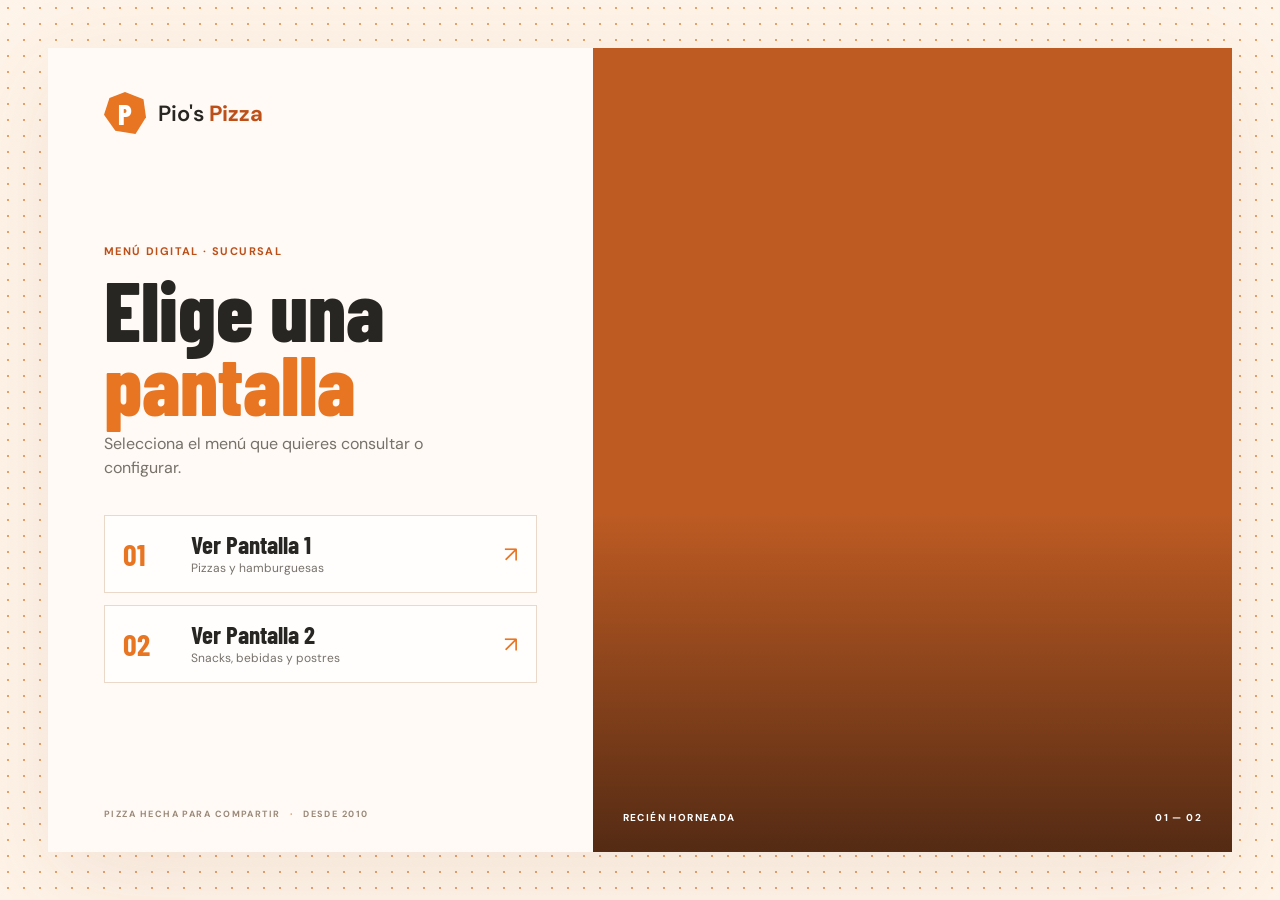
<file: index.html>
<!doctype html>
<html lang="es">
<head>
  <meta charset="utf-8">
  <meta name="viewport" content="width=device-width, initial-scale=1">
  <meta name="theme-color" content="#f4a261">
  <title>Pio's Pizza | Menú para televisores</title>
  <link rel="preconnect" href="https://fonts.googleapis.com">
  <link rel="preconnect" href="https://fonts.gstatic.com" crossorigin>
  <link href="https://fonts.googleapis.com/css2?family=Barlow+Condensed:wght@500;600;700;800&family=DM+Sans:wght@400;500;600;700&display=swap" rel="stylesheet">
  <link rel="stylesheet" href="style.css">
</head>
<body class="home-screen">
  <main class="launcher">
    <section class="launcher-copy" aria-labelledby="brand-title">
      <a class="brand-lockup" href="index.html" aria-label="Pio's Pizza, inicio">
        <span class="brand-mark" aria-hidden="true">P</span>
        <span>Pio's <strong>Pizza</strong></span>
      </a>
      <div class="launcher-heading">
        <p class="eyebrow">MENÚ DIGITAL · SUCURSAL</p>
        <h1 id="brand-title">Elige una<br><span>pantalla</span></h1>
        <p class="launcher-note">Selecciona el menú que quieres consultar o configurar.</p>
      </div>
      <nav class="screen-links" aria-label="Pantallas del menú">
        <a class="screen-link" href="pantalla1.html">
          <span class="screen-number">01</span>
          <span class="screen-link-label"><strong>Ver Pantalla 1</strong><small>Pizzas y hamburguesas</small></span>
          <span class="screen-arrow" aria-hidden="true">↗</span>
        </a>
        <a class="screen-link" href="pantalla2.html">
          <span class="screen-number">02</span>
          <span class="screen-link-label"><strong>Ver Pantalla 2</strong><small>Snacks, bebidas y postres</small></span>
          <span class="screen-arrow" aria-hidden="true">↗</span>
        </a>
      </nav>
      <p class="launcher-footer">PIZZA HECHA PARA COMPARTIR <span>·</span> DESDE 2010</p>
    </section>
    <div class="launcher-image" role="img" aria-label="Pizza recién horneada con queso y albahaca">
      <div class="image-caption"><span>RECIÉN HORNEADA</span><span>01 — 02</span></div>
    </div>
  </main>
</body>
</html>
</file>
<file: style.css>
@import url('https://fonts.googleapis.com/css2?family=Barlow+Condensed:wght@500;600;700;800&family=DM+Sans:wght@400;500;600;700&display=swap');

:root {
  color-scheme: light;
  --ink: #282623;
  --muted: #77716a;
  --paper: #fffaf5;
  --white: #fffefd;
  --orange: #e87522;
  --orange-deep: #bd4f18;
  --orange-pale: #ffe7d5;
  --line: #ead9c9;
  --green: #557b58;
  --display: 'Barlow Condensed', Impact, sans-serif;
  --body: 'DM Sans', 'Segoe UI', sans-serif;
}

* { box-sizing: border-box; }
html, body { width: 100%; height: 100%; margin: 0; }
body { color: var(--ink); background: var(--paper); font-family: var(--body); }
a { color: inherit; text-decoration: none; }

.home-screen {
  width: 100%; height: 100dvh; min-height: 0; overflow: hidden;
  display: grid; place-items: center;
  background-color: #fff4e9;
  background-image: radial-gradient(#e9a26c 0.75px, transparent 0.75px);
  background-size: 16px 16px;
}
.launcher {
  width: min(1440px, calc(100vw - 96px)); height: min(840px, calc(100dvh - 96px)); min-height: 0;
  display: grid; grid-template-columns: 0.92fr 1.08fr;
  background: var(--paper); box-shadow: 0 24px 90px #7e471d1a;
}
.launcher-copy { position: relative; z-index: 1; display: flex; flex-direction: column; padding: 44px 56px 32px; }
.brand-lockup { display: inline-flex; align-items: center; gap: 12px; width: fit-content; font-size: 22px; font-weight: 600; letter-spacing: 0; }
.brand-lockup strong { color: var(--orange-deep); font-weight: 700; }
.brand-mark { display: grid; place-items: center; width: 42px; aspect-ratio: 1; background: var(--orange); color: white; font: 800 29px/1 var(--display); clip-path: polygon(50% 0%, 94% 17%, 100% 60%, 75% 100%, 27% 92%, 0 54%, 13% 14%); }
.launcher-heading { margin: auto 0 34px; }
.eyebrow, .section-kicker { color: var(--orange-deep); font-size: 11px; font-weight: 700; letter-spacing: 1.4px; }
.launcher-heading h1 { margin: 14px 0 12px; font: 800 84px/0.88 var(--display); letter-spacing: 0; }
.launcher-heading h1 span { color: var(--orange); }
.launcher-note { max-width: 350px; margin: 0; color: var(--muted); font-size: 16px; line-height: 1.55; }
.screen-links { display: grid; gap: 12px; }
.screen-link { display: grid; grid-template-columns: 52px 1fr 28px; align-items: center; gap: 16px; min-height: 78px; padding: 12px 18px; background: var(--white); border: 1px solid var(--line); transition: border-color 160ms ease, transform 160ms ease, background 160ms ease; }
.screen-link:hover, .screen-link:focus-visible { transform: translateX(4px); border-color: var(--orange); background: #fff3e9; outline: none; }
.screen-number { color: var(--orange); font: 700 30px/1 var(--display); }
.screen-link-label { display: grid; gap: 3px; }
.screen-link-label strong { font: 700 25px/1 var(--display); }
.screen-link-label small { color: var(--muted); font-size: 12px; }
.screen-arrow { color: var(--orange); font-size: 22px; text-align: right; }
.launcher-footer { margin: auto 0 0; padding-top: 26px; color: #9b8a7a; font-size: 9px; font-weight: 700; letter-spacing: 1.45px; }
.launcher-footer span { padding: 0 6px; color: var(--orange); }
.launcher-image { position: relative; min-width: 0; background: #bd5b23 url('https://images.unsplash.com/photo-1574071318508-1cdbab80d002?auto=format&fit=crop&w=1400&q=88') center / cover; }
.launcher-image::after { position: absolute; inset: 0; content: ''; background: linear-gradient(180deg, transparent 58%, #25150db0); }
.image-caption { position: absolute; z-index: 1; right: 30px; bottom: 28px; left: 30px; display: flex; justify-content: space-between; color: white; font-size: 10px; font-weight: 700; letter-spacing: 1.4px; }

.menu-screen { height: 100dvh; overflow: hidden; background: #fff3e8; }
.menu-screen.tv-frame::before,
.menu-screen.tv-frame::after { position: fixed; z-index: 10; right: 0; left: 0; height: 12px; background: var(--orange); content: ""; pointer-events: none; }
.menu-screen.tv-frame::before { top: 0; }
.menu-screen.tv-frame::after { bottom: 0; }
.tv-header { height: 92px; display: grid; grid-template-columns: 250px 1fr 190px; align-items: center; gap: 22px; padding: 0 34px; background: var(--paper); border-bottom: 1px solid var(--line); }
.tv-header .brand-lockup { font-size: 20px; }
.tv-header .brand-mark { width: 38px; font-size: 26px; }
.tv-heading { display: flex; align-items: baseline; gap: 17px; min-width: 0; }
.tv-heading .eyebrow { white-space: nowrap; }
.tv-heading h1 { margin: 0; font: 700 31px/1 var(--display); letter-spacing: 0; white-space: nowrap; }
.tv-heading h1 em { color: var(--orange); font-style: normal; }
.screen-badge { justify-self: end; display: flex; align-items: center; gap: 9px; color: #6c5e51; font-size: 10px; font-weight: 700; letter-spacing: 1.25px; }
.live-dot { width: 8px; aspect-ratio: 1; border-radius: 50%; background: var(--green); box-shadow: 0 0 0 4px #557b581c; }
.tv-main { height: calc(100dvh - 92px); padding: 18px 20px 20px; }
.tv-main-one { display: grid; grid-template-columns: minmax(0, 1.63fr) minmax(490px, 0.9fr); gap: 18px; }
.menu-panel { min-width: 0; min-height: 0; background: var(--paper); border: 1px solid #f1dfce; }
.pizza-panel { display: grid; grid-template-rows: auto minmax(0, 1fr) auto; padding: 18px 20px 16px; }
.section-heading { min-height: 57px; display: flex; align-items: center; justify-content: space-between; gap: 10px; }
.section-heading h2 { margin: 0; font: 700 34px/0.98 var(--display); letter-spacing: 0; }
.section-kicker { display: block; margin-bottom: 2px; font-size: 9px; letter-spacing: 1.25px; }
.section-index { align-self: center; color: #ad9b8a; font-size: 10px; font-weight: 700; letter-spacing: 1px; }
.pizza-grid { min-height: 0; display: grid; grid-template-columns: repeat(2, minmax(0, 1fr)); grid-template-rows: repeat(5, minmax(0, 1fr)); gap: 8px 10px; padding: 7px 0 12px; }
.pizza-card { min-width: 0; min-height: 0; display: grid; grid-template-columns: 112px minmax(0, 1fr); align-items: center; gap: 12px; padding: 8px; background: var(--white); border: 1px solid #efe4d9; }
.pizza-card img { width: 112px; height: 100%; min-height: 0; max-height: 108px; object-fit: cover; }
.pizza-card h3, .burger-item h3, .menu-item h3 { margin: 0; font: 700 21px/1 var(--display); letter-spacing: 0; }
.pizza-card p { margin: 5px 0 0; color: var(--muted); font-size: 11px; line-height: 1.25; }
.pizza-sizes { display: grid; grid-template-columns: repeat(4, minmax(0, 1fr)); gap: 8px; padding-top: 11px; border-top: 1px solid var(--line); }
.size-price { display: grid; grid-template-columns: auto 1fr; align-items: center; gap: 1px 7px; padding: 9px 10px; background: var(--orange-pale); }
.size-price strong { font: 700 17px/1 var(--display); }
.size-price b { justify-self: end; color: var(--orange-deep); font: 700 18px/1 var(--display); }
.size-price span { grid-column: 1 / -1; color: #786759; font-size: 10px; }
.burger-panel { display: grid; grid-template-rows: auto minmax(0, 1fr) auto; padding: 18px 18px 14px; }
.burger-heading h2 { font-size: 33px; }
.burger-groups { min-height: 0; display: grid; grid-template-rows: 1fr 1fr; gap: 10px; padding: 4px 0 9px; }
.burger-group { min-height: 0; display: grid; grid-template-rows: auto repeat(4, minmax(0, 1fr)); gap: 5px; }
.burger-group-title { margin: 0; padding: 0 0 5px; color: var(--orange-deep); border-bottom: 1px solid var(--line); font: 700 17px/1 var(--display); }
.burger-item { min-height: 0; display: grid; grid-template-columns: 62px minmax(0, 1fr) auto; align-items: center; gap: 10px; padding: 4px 7px; background: var(--white); border: 1px solid #efe4d9; }
.burger-item img { width: 62px; height: 50px; object-fit: cover; }
.burger-item h3 { font-size: 17px; }
.burger-item p { margin: 3px 0 0; color: var(--muted); font-size: 9px; line-height: 1.2; }
.burger-item b { color: var(--orange-deep); font: 700 20px/1 var(--display); white-space: nowrap; }
.burger-note { display: flex; align-items: center; gap: 8px; padding-top: 9px; color: #76685c; border-top: 1px solid var(--line); font-size: 10px; }
.note-star { color: var(--orange); font-size: 15px; }

.tv-main-two { display: grid; grid-template-columns: 1.04fr 0.96fr; grid-template-rows: minmax(0, 1fr) minmax(0, 1fr); gap: 14px; }
.compact-panel { display: grid; grid-template-rows: auto minmax(0, 1fr); padding: 13px 15px 14px; }
.compact-panel .section-heading { min-height: 46px; }
.compact-panel .section-heading h2 { font-size: 29px; }
.compact-panel .section-kicker { font-size: 8px; }
.item-grid { min-height: 0; display: grid; grid-template-columns: repeat(2, minmax(0, 1fr)); grid-auto-rows: minmax(0, 1fr); gap: 6px; padding-top: 5px; }
.menu-item { min-width: 0; min-height: 0; display: grid; grid-template-columns: 72px minmax(0, 1fr) auto; align-items: center; gap: 9px; padding: 5px 8px 5px 5px; background: var(--white); border: 1px solid #efe4d9; }
.menu-item img { width: 72px; height: 58px; object-fit: cover; }
.menu-item h3 { font-size: 17px; }
.menu-item p { margin: 3px 0 0; color: var(--muted); font-size: 9px; line-height: 1.15; }
.menu-item .flavors { color: var(--orange-deep); font-size: 8px; font-weight: 700; }
.menu-item b { align-self: start; padding-top: 2px; color: var(--orange-deep); font: 700 18px/1 var(--display); white-space: nowrap; }
.dessert-grid { grid-template-columns: repeat(3, minmax(0, 1fr)); }
.dessert-grid .menu-item { grid-template-columns: minmax(0, 1fr); grid-template-rows: minmax(0, 1fr) auto auto; gap: 7px; padding: 10px; }
.dessert-grid .menu-item img { width: 100%; height: min(145px, 46%); min-height: 80px; object-fit: cover; }
.dessert-grid .menu-item h3 { font-size: 20px; }
.dessert-grid .menu-item b { grid-column: 1; align-self: end; }

@media (max-width: 1250px) {
  .launcher { width: calc(100vw - 48px); height: calc(100vh - 48px); min-height: 0; margin: 24px auto; }
  .launcher-copy { padding: 30px 34px 24px; }
  .launcher-heading h1 { font-size: 72px; }
  .tv-header { grid-template-columns: 190px 1fr 150px; padding: 0 22px; }
  .tv-main-one { grid-template-columns: minmax(0, 1.5fr) minmax(390px, 0.9fr); gap: 12px; padding: 12px; }
  .pizza-panel, .burger-panel { padding: 12px; }
  .pizza-card { grid-template-columns: 84px minmax(0, 1fr); gap: 8px; padding: 6px; }
  .pizza-card h3 { font-size: 18px; }
  .pizza-card p { font-size: 9px; }
  .burger-item { grid-template-columns: 48px minmax(0, 1fr) auto; gap: 7px; }
  .burger-item img { width: 48px; height: 42px; }
  .burger-item h3 { font-size: 15px; }
  .tv-main-two { padding: 12px; gap: 10px; }
  .compact-panel { padding: 10px; }
  .menu-item { grid-template-columns: 54px minmax(0, 1fr) auto; gap: 6px; padding: 4px; }
  .menu-item img { width: 54px; height: 48px; }
  .menu-item h3 { font-size: 15px; }
  .menu-item p { font-size: 8px; }
}
@media (max-width: 900px) {
  .launcher { grid-template-columns: 1fr 0.75fr; }
  .launcher-copy { padding: 28px 24px 20px; }
  .launcher-heading h1 { font-size: 62px; }
  .tv-header { height: 76px; grid-template-columns: 155px 1fr 118px; gap: 10px; padding: 0 14px; }
  .tv-header .brand-lockup { gap: 7px; font-size: 16px; }
  .tv-header .brand-mark { width: 30px; font-size: 21px; }
  .tv-heading { display: block; }
  .tv-heading .eyebrow { font-size: 8px; }
  .tv-heading h1 { font-size: 24px; }
  .screen-badge { font-size: 8px; }
  .tv-main { height: calc(100dvh - 76px); }
  .tv-main-one { grid-template-columns: minmax(0, 1.4fr) minmax(315px, 0.9fr); padding: 8px; gap: 8px; }
  .pizza-panel, .burger-panel { padding: 9px; }
  .section-heading h2 { font-size: 27px; }
  .pizza-grid { gap: 5px; }
  .pizza-card { grid-template-columns: 62px minmax(0, 1fr); gap: 6px; padding: 4px; }
  .pizza-card h3 { font-size: 16px; }
  .pizza-card p { font-size: 8px; }
  .size-price { padding: 6px; }
  .size-price strong, .size-price b { font-size: 15px; }
  .size-price span { font-size: 8px; }
  .burger-heading h2 { font-size: 26px; }
  .burger-item { grid-template-columns: 38px minmax(0, 1fr) auto; gap: 4px; padding: 3px; }
  .burger-item img { width: 38px; height: 34px; }
  .burger-item h3 { font-size: 13px; }
  .burger-item b { font-size: 16px; }
  .tv-main-two { padding: 8px; gap: 7px; }
  .compact-panel { padding: 7px; }
  .compact-panel .section-heading { min-height: 38px; }
  .compact-panel .section-heading h2 { font-size: 23px; }
  .menu-item { grid-template-columns: 42px minmax(0, 1fr) auto; gap: 4px; padding: 3px; }
  .menu-item img { width: 42px; height: 40px; }
  .menu-item h3 { font-size: 13px; }
  .menu-item p { font-size: 7px; }
  .menu-item .flavors { font-size: 6px; }
  .menu-item b { font-size: 15px; }
  .dessert-grid .menu-item { grid-template-columns: 40px minmax(0, 1fr); gap: 4px; padding: 4px; }
  .dessert-grid .menu-item img { width: 40px; height: 48px; }
  .dessert-grid .menu-item h3 { font-size: 14px; }
}
@media (prefers-reduced-motion: reduce) { *, *::before, *::after { scroll-behavior: auto !important; transition-duration: 0.01ms !important; } }

[hidden] { display: none !important; }

@keyframes menu-slide-in {
  from { opacity: 0; transform: translateY(12px); }
  to { opacity: 1; transform: translateY(0); }
}

.tv-main.is-carousel { display: grid; grid-template-columns: minmax(0, 1fr); grid-template-rows: minmax(0, 1fr); gap: 0; }
.tv-main.is-carousel .menu-panel { grid-column: 1; grid-row: 1; width: 100%; height: 100%; padding: 24px 28px; }
.tv-main.is-carousel .menu-panel.is-active { animation: menu-slide-in 520ms ease both; }
.tv-main.is-carousel .section-heading { min-height: 96px; }
.tv-main.is-carousel .section-heading h2 { font-size: 4rem; line-height: 1.12; }
.tv-main.is-carousel .section-kicker { margin-bottom: 5px; font-size: 1rem; }
.tv-main.is-carousel .section-index { font-size: 1.2rem; }

.tv-main-one.is-carousel .pizza-panel { grid-template-rows: auto minmax(0, 1fr) auto; }
.tv-main-one.is-carousel .pizza-grid { grid-template-columns: repeat(5, minmax(0, 1fr)); grid-template-rows: repeat(2, minmax(0, 1fr)); gap: 14px; padding: 12px 0 18px; }
.tv-main-one.is-carousel .pizza-card { grid-template-columns: 148px minmax(0, 1fr); gap: 14px; padding: 14px; }
.tv-main-one.is-carousel .pizza-card img { width: 148px; height: 148px; max-height: none; }
.tv-main-one.is-carousel .pizza-card h3,
.tv-main-one.is-carousel .burger-item h3 { font-size: 2rem; line-height: 1.02; }
.tv-main-one.is-carousel .pizza-card p,
.tv-main-one.is-carousel .burger-item p { margin-top: 8px; font-size: 1.4rem; line-height: 1.15; }
.tv-main-one.is-carousel .pizza-sizes { gap: 14px; padding-top: 16px; }
.tv-main-one.is-carousel .size-price { gap: 6px 10px; padding: 13px 16px; }
.tv-main-one.is-carousel .size-price strong { font-size: 2rem; }
.tv-main-one.is-carousel .size-price b,
.tv-main-one.is-carousel .burger-item b { font-size: 2.5rem; }
.tv-main-one.is-carousel .size-price span { font-size: 1.4rem; }
.tv-main-one.is-carousel .burger-panel { grid-template-rows: auto minmax(0, 1fr) auto; }
.tv-main-one.is-carousel .burger-groups { grid-template-columns: repeat(2, minmax(0, 1fr)); grid-template-rows: minmax(0, 1fr); gap: 24px; padding: 10px 0 16px; }
.tv-main-one.is-carousel .burger-group { grid-template-rows: auto repeat(4, minmax(0, 1fr)); gap: 10px; }
.tv-main-one.is-carousel .burger-group-title { padding-bottom: 10px; font-size: 2rem; }
.tv-main-one.is-carousel .burger-item { grid-template-columns: 116px minmax(0, 1fr) auto; gap: 14px; padding: 10px 14px; }
.tv-main-one.is-carousel .burger-item img { width: 116px; height: 108px; }
.tv-main-one.is-carousel .burger-note { gap: 12px; padding-top: 14px; font-size: 1.4rem; }
.tv-main-one.is-carousel .note-star { font-size: 1.6rem; }

.tv-main-two.is-carousel .compact-panel { grid-template-rows: auto minmax(0, 1fr); }
.tv-main-two.is-carousel .compact-panel .section-heading { min-height: 96px; }
.tv-main-two.is-carousel .item-grid { gap: 14px; padding-top: 10px; }
.tv-main-two.is-carousel .snacks-panel .item-grid,
.tv-main-two.is-carousel .cold-panel .item-grid { grid-template-columns: repeat(3, minmax(0, 1fr)); grid-template-rows: repeat(3, minmax(0, 1fr)); grid-auto-rows: auto; }
.tv-main-two.is-carousel .hot-panel .item-grid { grid-template-columns: repeat(4, minmax(0, 1fr)); grid-template-rows: repeat(2, minmax(0, 1fr)); grid-auto-rows: auto; }
.tv-main-two.is-carousel .menu-item { grid-template-columns: 148px minmax(0, 1fr) auto; gap: 14px; padding: 12px; }
.tv-main-two.is-carousel .menu-item img { width: 148px; height: 136px; }
.tv-main-two.is-carousel .menu-item h3 { font-size: 2rem; line-height: 1.02; }
.tv-main-two.is-carousel .menu-item p,
.tv-main-two.is-carousel .menu-item .flavors { margin-top: 8px; font-size: 1.4rem; line-height: 1.15; }
.tv-main-two.is-carousel .menu-item b { padding-top: 3px; font-size: 2.5rem; }
.tv-main-two.is-carousel .dessert-grid { grid-template-columns: repeat(3, minmax(0, 1fr)); grid-template-rows: minmax(0, 1fr); }
.tv-main-two.is-carousel .dessert-grid .menu-item { grid-template-columns: minmax(0, 1fr); grid-template-rows: minmax(0, 1fr) auto auto; gap: 10px; padding: 16px; }
.tv-main-two.is-carousel .dessert-grid .menu-item img { width: 100%; height: min(320px, 42%); min-height: 200px; }
.tv-main-two.is-carousel .dessert-grid .menu-item h3 { font-size: 2.5rem; }
.tv-main-two.is-carousel .dessert-grid .menu-item p { display: block; margin: 0; font-size: 1.4rem; }
.tv-main-two.is-carousel .dessert-grid .menu-item b { grid-column: 1; align-self: end; }

.tv-main-one.is-carousel .pizza-page { grid-template-rows: auto minmax(0, 1fr) auto; }
.tv-main-one.is-carousel .pizza-page .pizza-grid { grid-template-columns: repeat(3, minmax(0, 1fr)); grid-template-rows: repeat(2, minmax(0, 1fr)); gap: 16px; padding: 12px 0 18px; }
.tv-main-one.is-carousel .pizza-page .pizza-card { grid-template-columns: minmax(220px, 0.78fr) minmax(0, 1fr); grid-template-rows: minmax(0, 1fr); align-items: center; gap: 16px; padding: 16px; }
.tv-main-one.is-carousel .pizza-page .pizza-card img { justify-self: center; width: 220px; height: 220px; min-height: 0; max-height: none; object-fit: cover; border: 8px solid #f2d4ad; border-radius: 50%; box-shadow: 0 8px 22px #784b2526; }
.tv-main-one.is-carousel .pizza-card-copy h3 { padding-block: 2px; font-size: 2.8rem; line-height: 1.25; }
.tv-main-one.is-carousel .pizza-card-copy p { margin-top: 12px; font-size: 1.5rem; line-height: 1.2; }
.tv-main-one.is-carousel .pizza-page .pizza-card:nth-child(n+4) { border-top: 6px solid var(--orange); }
.tv-main-one.is-carousel .pizza-page .pizza-card:nth-child(-n+3) { border-bottom: 6px solid var(--orange-pale); }
.tv-main-one.is-carousel .burger-panel { grid-template-rows: auto minmax(0, 1fr); }
.tv-main-one.is-carousel .burger-panel .section-heading { min-height: 110px; }
.tv-main-one.is-carousel .burger-heading h2 { font-size: 4rem; }
.tv-main-one.is-carousel .burger-grid { min-height: 0; display: grid; grid-template-columns: repeat(2, minmax(0, 1fr)); grid-template-rows: repeat(2, minmax(0, 1fr)); gap: 18px; padding-top: 12px; }
.tv-main-one.is-carousel .burger-item { grid-template-columns: minmax(180px, 0.75fr) minmax(0, 1fr) auto; gap: 16px; padding: 16px; }
.tv-main-one.is-carousel .burger-item img { width: 100%; height: 100%; min-height: 0; max-height: 260px; object-fit: cover; border-radius: 5px; }
.tv-main-one.is-carousel .burger-item h3 { font-size: 2.2rem; line-height: 1.12; }
.tv-main-one.is-carousel .burger-item p { margin-top: 10px; font-size: 1.3rem; line-height: 1.2; }
.tv-main-one.is-carousel .burger-item b { font-size: 2.5rem; }

@media (prefers-reduced-motion: reduce) {
  .tv-main.is-carousel .menu-panel.is-active { animation: none; }
}
</file>
